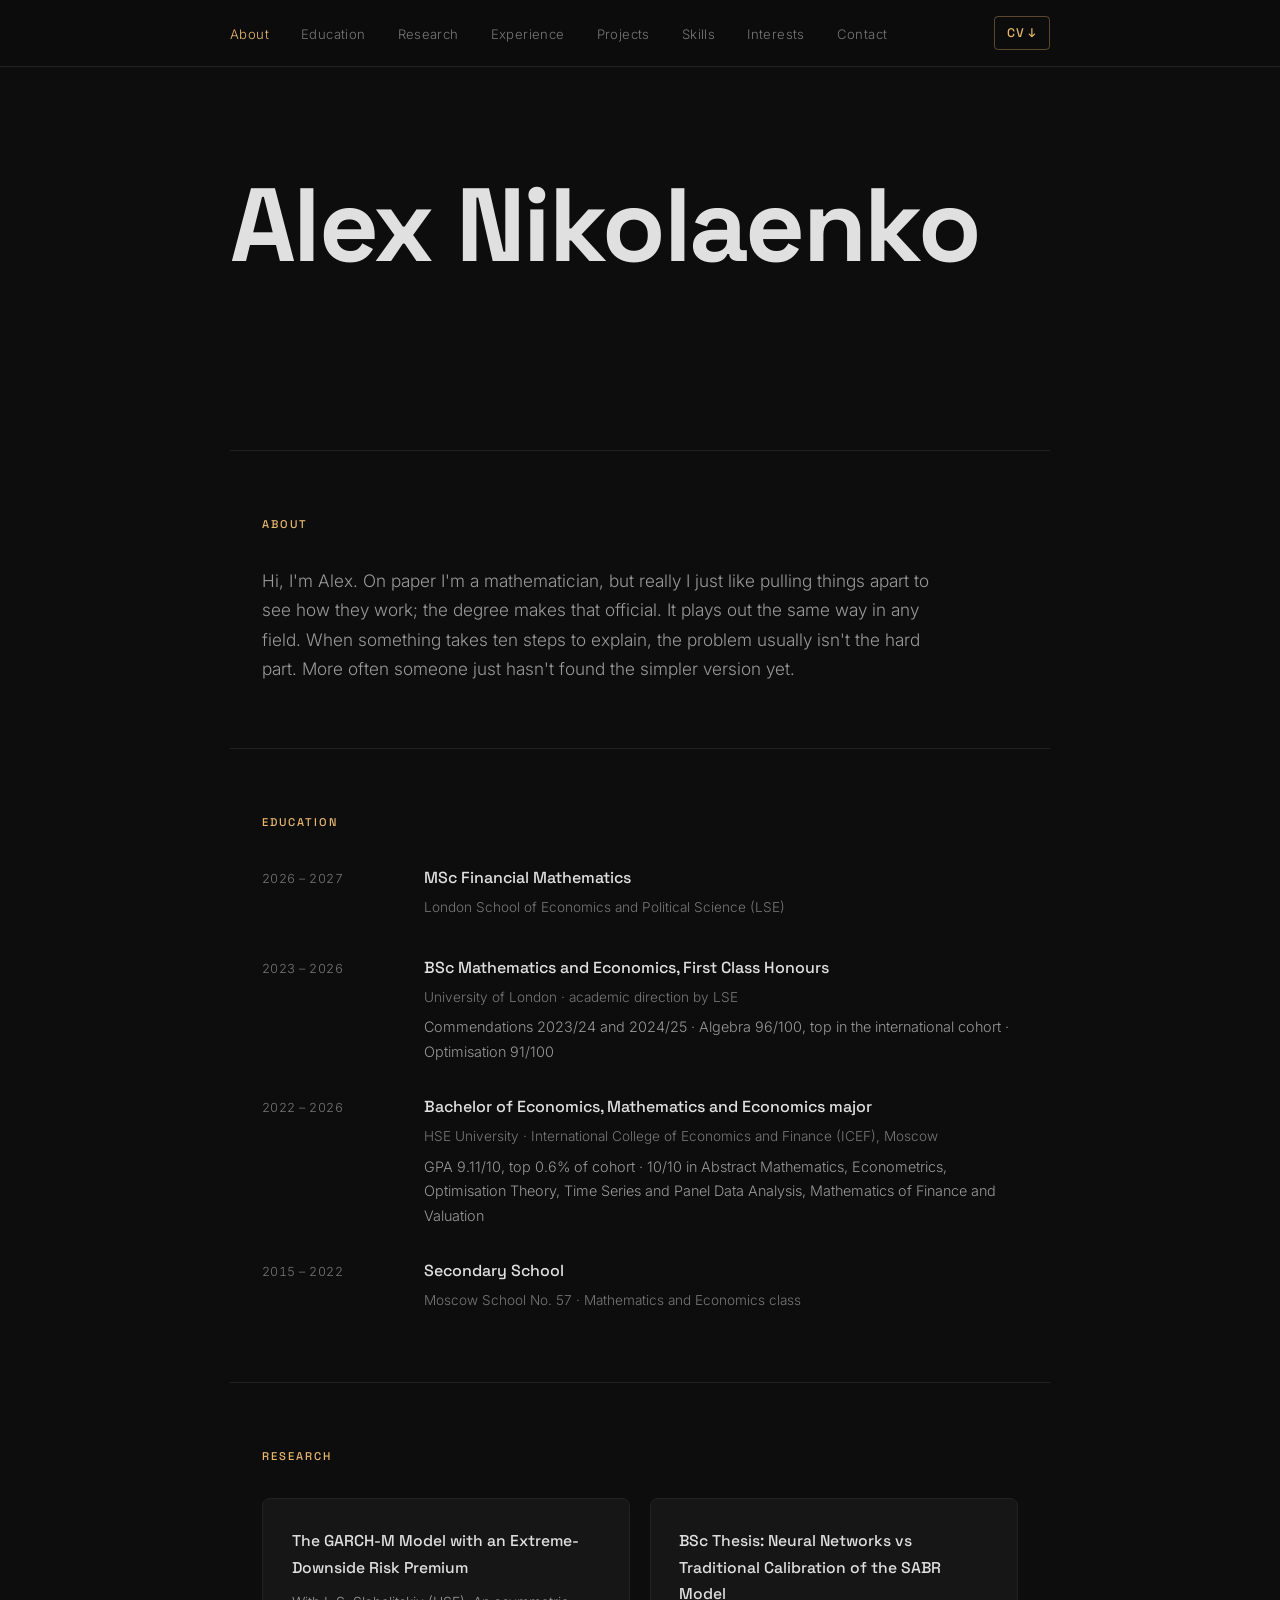
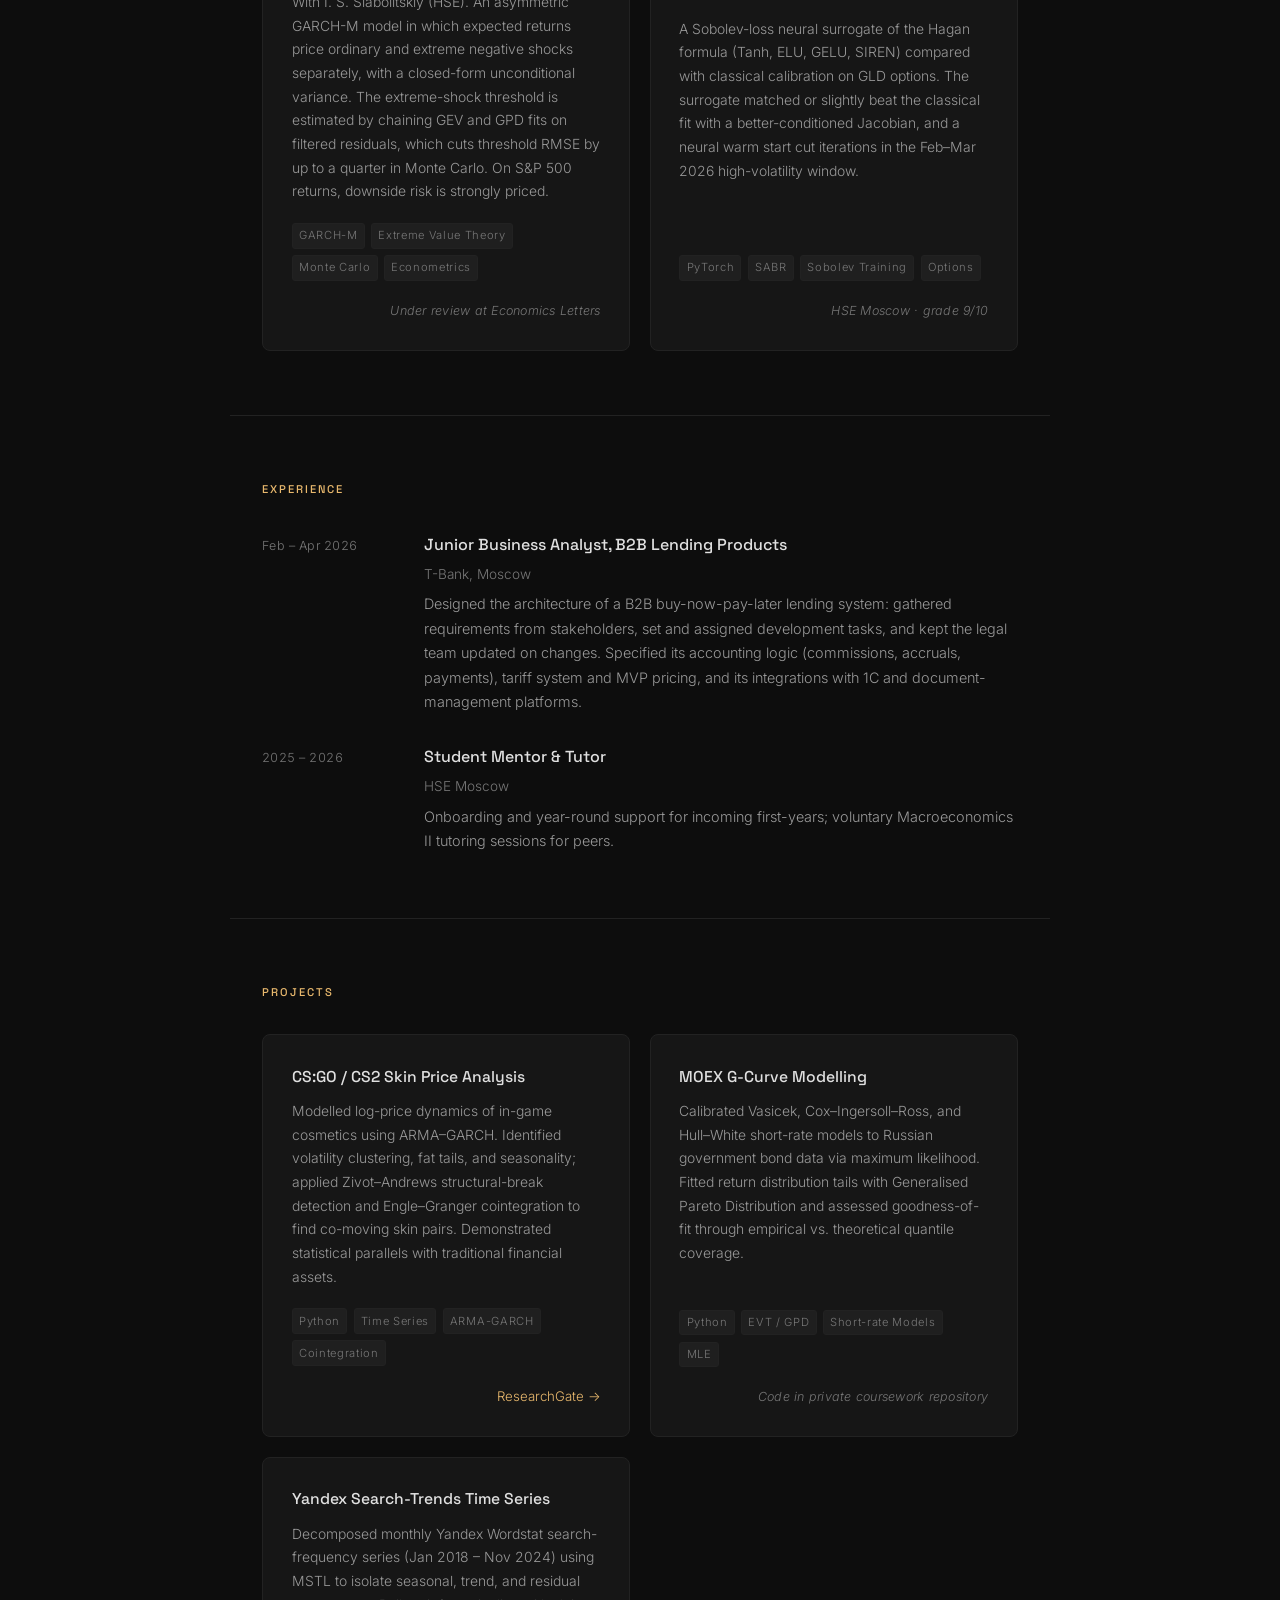
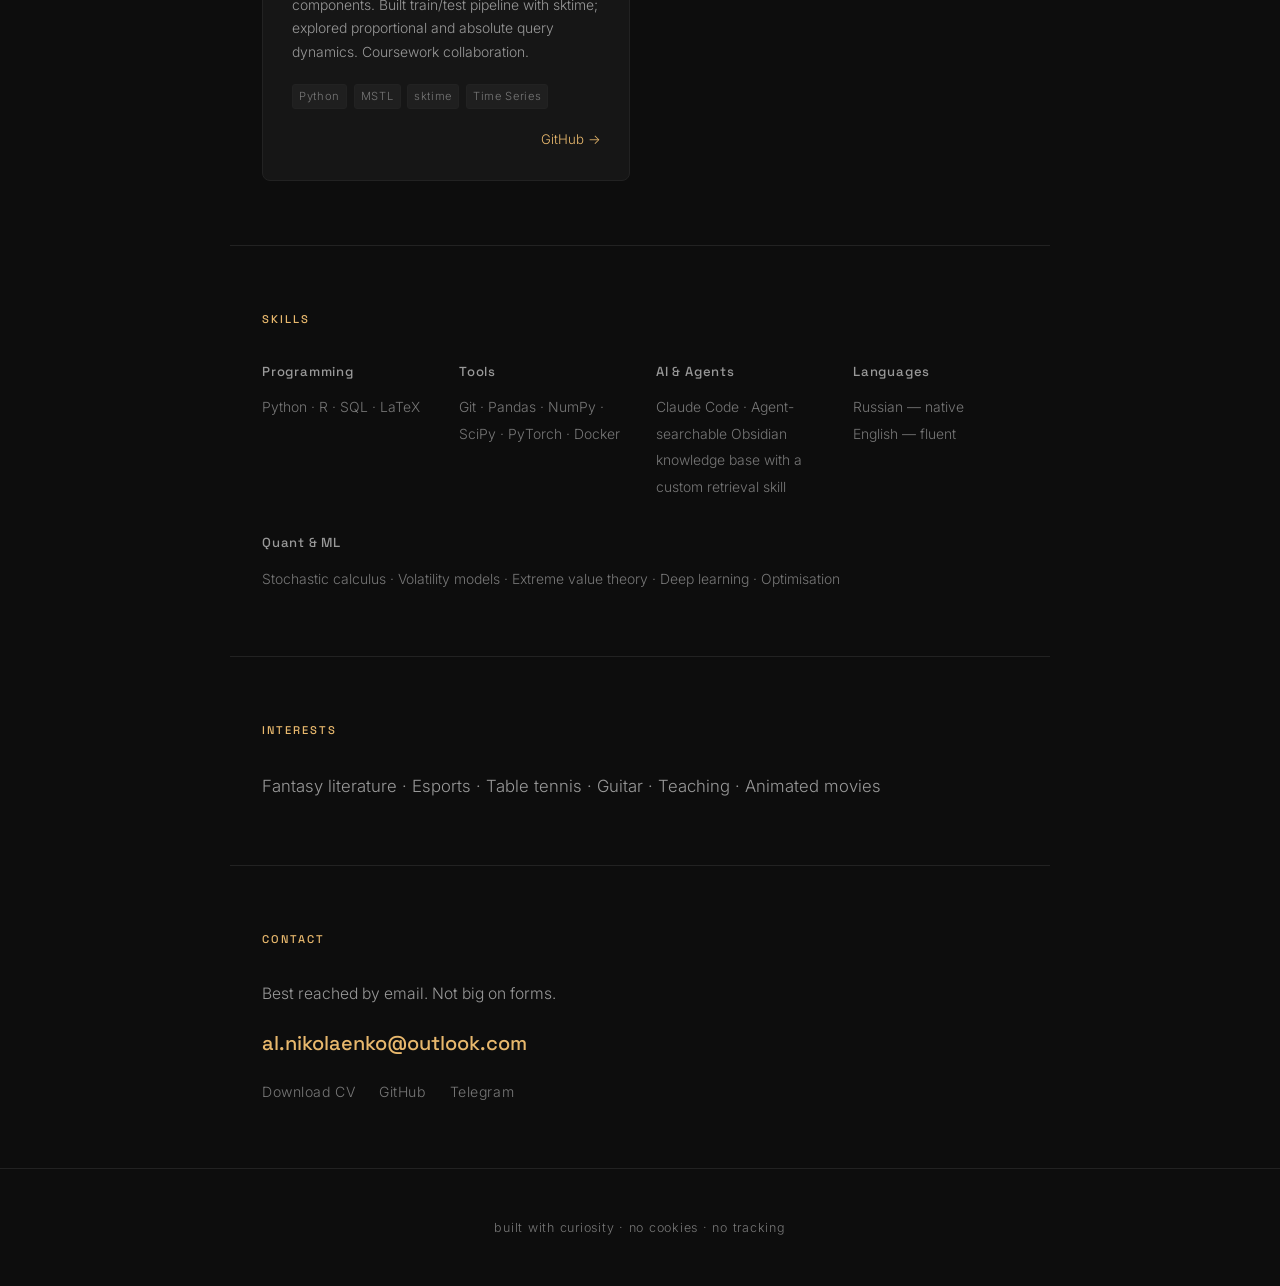
<file: index.html>
<!DOCTYPE html>
<html lang="en">
<head>
  <meta charset="UTF-8">
  <meta name="viewport" content="width=device-width, initial-scale=1.0">
  <title>Alex Nikolaenko</title>
  <meta name="description" content="Alex Nikolaenko, MSc Financial Mathematics student at LSE. First Class BSc Mathematics and Economics (University of London) and Bachelor of Economics (HSE Moscow). Quantitative research, volatility modelling, machine learning.">
  <meta name="author" content="Alex Nikolaenko">

  <meta property="og:type" content="website">
  <meta property="og:url" content="https://legard525.github.io/">
  <meta property="og:title" content="Alex Nikolaenko">
  <meta property="og:description" content="MSc Financial Mathematics at LSE. First Class BSc Mathematics and Economics (University of London), Bachelor of Economics (HSE Moscow).">
  <meta property="og:image" content="https://legard525.github.io/og.png">
  <meta property="og:image:width" content="1200">
  <meta property="og:image:height" content="630">

  <meta name="twitter:card" content="summary_large_image">
  <meta name="twitter:title" content="Alex Nikolaenko">
  <meta name="twitter:description" content="MSc Financial Mathematics at LSE. First Class BSc Mathematics and Economics (University of London), Bachelor of Economics (HSE Moscow).">
  <meta name="twitter:image" content="https://legard525.github.io/og.png">

  <link rel="icon" type="image/svg+xml" href="favicon.svg">

  <link rel="preconnect" href="https://fonts.googleapis.com">
  <link rel="preconnect" href="https://fonts.gstatic.com" crossorigin>
  <link href="https://fonts.googleapis.com/css2?family=Space+Grotesk:wght@300;400;500;600;700&family=Inter:wght@300;400;500&display=swap" rel="stylesheet">
  <link rel="stylesheet" href="style.css">
</head>
<body>

  <nav>
    <div class="nav-inner">
      <ul class="nav-links">
        <li><a href="#about">About</a></li>
        <li><a href="#education">Education</a></li>
        <li><a href="#research">Research</a></li>
        <li><a href="#experience">Experience</a></li>
        <li><a href="#projects">Projects</a></li>
        <li><a href="#skills">Skills</a></li>
        <li><a href="#interests">Interests</a></li>
        <li><a href="#contact">Contact</a></li>
      </ul>
      <a class="nav-cv" href="cv.pdf" download="AlexeyNikolaenko_CV.pdf">CV ↓</a>
    </div>
  </nav>

  <section id="hero">
    <div class="hero-content">
      <h1 class="hero-name">Alex Nikolaenko</h1>
    </div>
  </section>

  <main>

    <section id="about" class="section">
      <h2 class="section-title">About</h2>
      <div class="about-content">
        <p>Hi, I'm Alex. On paper I'm a mathematician, but really I just like pulling things apart to see how they work; the degree makes that official. It plays out the same way in any field. When something takes ten steps to explain, the problem usually isn't the hard part. More often someone just hasn't found the simpler version yet.</p>
      </div>
    </section>

    <section id="education" class="section">
      <h2 class="section-title">Education</h2>
      <div class="timeline">

        <div class="timeline-item reveal">
          <div class="timeline-date">2026 – 2027</div>
          <div class="timeline-body">
            <h3>MSc Financial Mathematics</h3>
            <p class="timeline-place">London School of Economics and Political Science (LSE)</p>
          </div>
        </div>

        <div class="timeline-item reveal">
          <div class="timeline-date">2023 – 2026</div>
          <div class="timeline-body">
            <h3>BSc Mathematics and Economics, First Class Honours</h3>
            <p class="timeline-place">University of London · academic direction by LSE</p>
            <p class="timeline-desc">Commendations 2023/24 and 2024/25 · Algebra 96/100, top in the international cohort · Optimisation 91/100</p>
          </div>
        </div>

        <div class="timeline-item reveal">
          <div class="timeline-date">2022 – 2026</div>
          <div class="timeline-body">
            <h3>Bachelor of Economics, Mathematics and Economics major</h3>
            <p class="timeline-place">HSE University · International College of Economics and Finance (ICEF), Moscow</p>
            <p class="timeline-desc">GPA 9.11/10, top 0.6% of cohort · 10/10 in Abstract Mathematics, Econometrics, Optimisation Theory, Time Series and Panel Data Analysis, Mathematics of Finance and Valuation</p>
          </div>
        </div>

        <div class="timeline-item reveal">
          <div class="timeline-date">2015 – 2022</div>
          <div class="timeline-body">
            <h3>Secondary School</h3>
            <p class="timeline-place">Moscow School No. 57 · Mathematics and Economics class</p>
          </div>
        </div>

      </div>
    </section>

    <section id="research" class="section">
      <h2 class="section-title">Research</h2>
      <div class="project-grid">

        <div class="project-card reveal">
          <h3>The GARCH-M Model with an Extreme-Downside Risk Premium</h3>
          <p>With I. S. Slabolitskiy (HSE). An asymmetric GARCH-M model in which expected returns price ordinary and extreme negative shocks separately, with a closed-form unconditional variance. The extreme-shock threshold is estimated by chaining GEV and GPD fits on filtered residuals, which cuts threshold RMSE by up to a quarter in Monte Carlo. On S&amp;P 500 returns, downside risk is strongly priced.</p>
          <div class="project-tags">
            <span>GARCH-M</span>
            <span>Extreme Value Theory</span>
            <span>Monte Carlo</span>
            <span>Econometrics</span>
          </div>
          <span class="project-note">Under review at Economics Letters</span>
        </div>

        <div class="project-card reveal">
          <h3>BSc Thesis: Neural Networks vs Traditional Calibration of the SABR Model</h3>
          <p>A Sobolev-loss neural surrogate of the Hagan formula (Tanh, ELU, GELU, SIREN) compared with classical calibration on GLD options. The surrogate matched or slightly beat the classical fit with a better-conditioned Jacobian, and a neural warm start cut iterations in the Feb–Mar 2026 high-volatility window.</p>
          <div class="project-tags">
            <span>PyTorch</span>
            <span>SABR</span>
            <span>Sobolev Training</span>
            <span>Options</span>
          </div>
          <span class="project-note">HSE Moscow · grade 9/10</span>
        </div>

      </div>
    </section>

    <section id="experience" class="section">
      <h2 class="section-title">Experience</h2>
      <div class="timeline">

        <div class="timeline-item reveal">
          <div class="timeline-date">Feb – Apr 2026</div>
          <div class="timeline-body">
            <h3>Junior Business Analyst, B2B Lending Products</h3>
            <p class="timeline-place">T-Bank, Moscow</p>
            <p class="timeline-desc">Designed the architecture of a B2B buy-now-pay-later lending system: gathered requirements from stakeholders, set and assigned development tasks, and kept the legal team updated on changes. Specified its accounting logic (commissions, accruals, payments), tariff system and MVP pricing, and its integrations with 1C and document-management platforms.</p>
          </div>
        </div>

        <div class="timeline-item reveal">
          <div class="timeline-date">2025 – 2026</div>
          <div class="timeline-body">
            <h3>Student Mentor &amp; Tutor</h3>
            <p class="timeline-place">HSE Moscow</p>
            <p class="timeline-desc">Onboarding and year-round support for incoming first-years; voluntary Macroeconomics II tutoring sessions for peers.</p>
          </div>
        </div>

      </div>
    </section>

    <section id="projects" class="section">
      <h2 class="section-title">Projects</h2>
      <div class="project-grid">

        <div class="project-card reveal">
          <h3>CS:GO / CS2 Skin Price Analysis</h3>
          <p>Modelled log-price dynamics of in-game cosmetics using ARMA–GARCH. Identified volatility clustering, fat tails, and seasonality; applied Zivot–Andrews structural-break detection and Engle–Granger cointegration to find co-moving skin pairs. Demonstrated statistical parallels with traditional financial assets.</p>
          <div class="project-tags">
            <span>Python</span>
            <span>Time Series</span>
            <span>ARMA-GARCH</span>
            <span>Cointegration</span>
          </div>
          <a href="https://www.researchgate.net/publication/399912744_Time-Series_Analysis_of_CSGOCS2_Skin_Prices_Stationarity_Breaks_and_Volatility_Forecasting" target="_blank" class="project-link">ResearchGate →</a>
        </div>

        <div class="project-card reveal">
          <h3>MOEX G-Curve Modelling</h3>
          <p>Calibrated Vasicek, Cox–Ingersoll–Ross, and Hull–White short-rate models to Russian government bond data via maximum likelihood. Fitted return distribution tails with Generalised Pareto Distribution and assessed goodness-of-fit through empirical vs. theoretical quantile coverage.</p>
          <div class="project-tags">
            <span>Python</span>
            <span>EVT / GPD</span>
            <span>Short-rate Models</span>
            <span>MLE</span>
          </div>
          <span class="project-note">Code in private coursework repository</span>
        </div>

        <div class="project-card reveal">
          <h3>Yandex Search-Trends Time Series</h3>
          <p>Decomposed monthly Yandex Wordstat search-frequency series (Jan 2018 – Nov 2024) using MSTL to isolate seasonal, trend, and residual components. Built train/test pipeline with sktime; explored proportional and absolute query dynamics. Coursework collaboration.</p>
          <div class="project-tags">
            <span>Python</span>
            <span>MSTL</span>
            <span>sktime</span>
            <span>Time Series</span>
          </div>
          <a href="https://github.com/Legard525/DataScienceProject" target="_blank" class="project-link">GitHub →</a>
        </div>

      </div>
    </section>

    <section id="skills" class="section">
      <h2 class="section-title">Skills</h2>
      <div class="skills-grid">

        <div class="skill-group reveal">
          <h3>Programming</h3>
          <p>Python · R · SQL · LaTeX</p>
        </div>

        <div class="skill-group reveal">
          <h3>Tools</h3>
          <p>Git · Pandas · NumPy · SciPy · PyTorch · Docker</p>
        </div>

        <div class="skill-group reveal">
          <h3>AI &amp; Agents</h3>
          <p>Claude Code · Agent-searchable Obsidian knowledge base with a custom retrieval skill</p>
        </div>

        <div class="skill-group reveal">
          <h3>Languages</h3>
          <p>Russian — native<br>English — fluent</p>
        </div>

        <div class="skill-group skill-wide reveal">
          <h3>Quant &amp; ML</h3>
          <p>Stochastic calculus · Volatility models · Extreme value theory · Deep learning · Optimisation</p>
        </div>

      </div>
    </section>

    <section id="interests" class="section">
      <h2 class="section-title">Interests</h2>
      <div class="interests-content reveal">
        <p>Fantasy literature · Esports · Table tennis · Guitar · Teaching · Animated movies</p>
      </div>
    </section>

    <section id="contact" class="section">
      <h2 class="section-title">Contact</h2>
      <div class="contact-content reveal">
        <p>Best reached by email. Not big on forms.</p>
        <a href="mailto:al.nikolaenko@outlook.com" class="contact-email">al.nikolaenko@outlook.com</a>
        <div class="contact-links">
          <a href="cv.pdf" download="AlexeyNikolaenko_CV.pdf">Download CV</a>
          <a href="https://github.com/Legard525" target="_blank">GitHub</a>
          <a href="https://t.me/Legard_l" target="_blank">Telegram</a>
        </div>
      </div>
    </section>

  </main>

  <footer>
    <p>built with curiosity · no cookies · no tracking</p>
  </footer>

  <script src="script.js"></script>
</body>
</html>
</file>
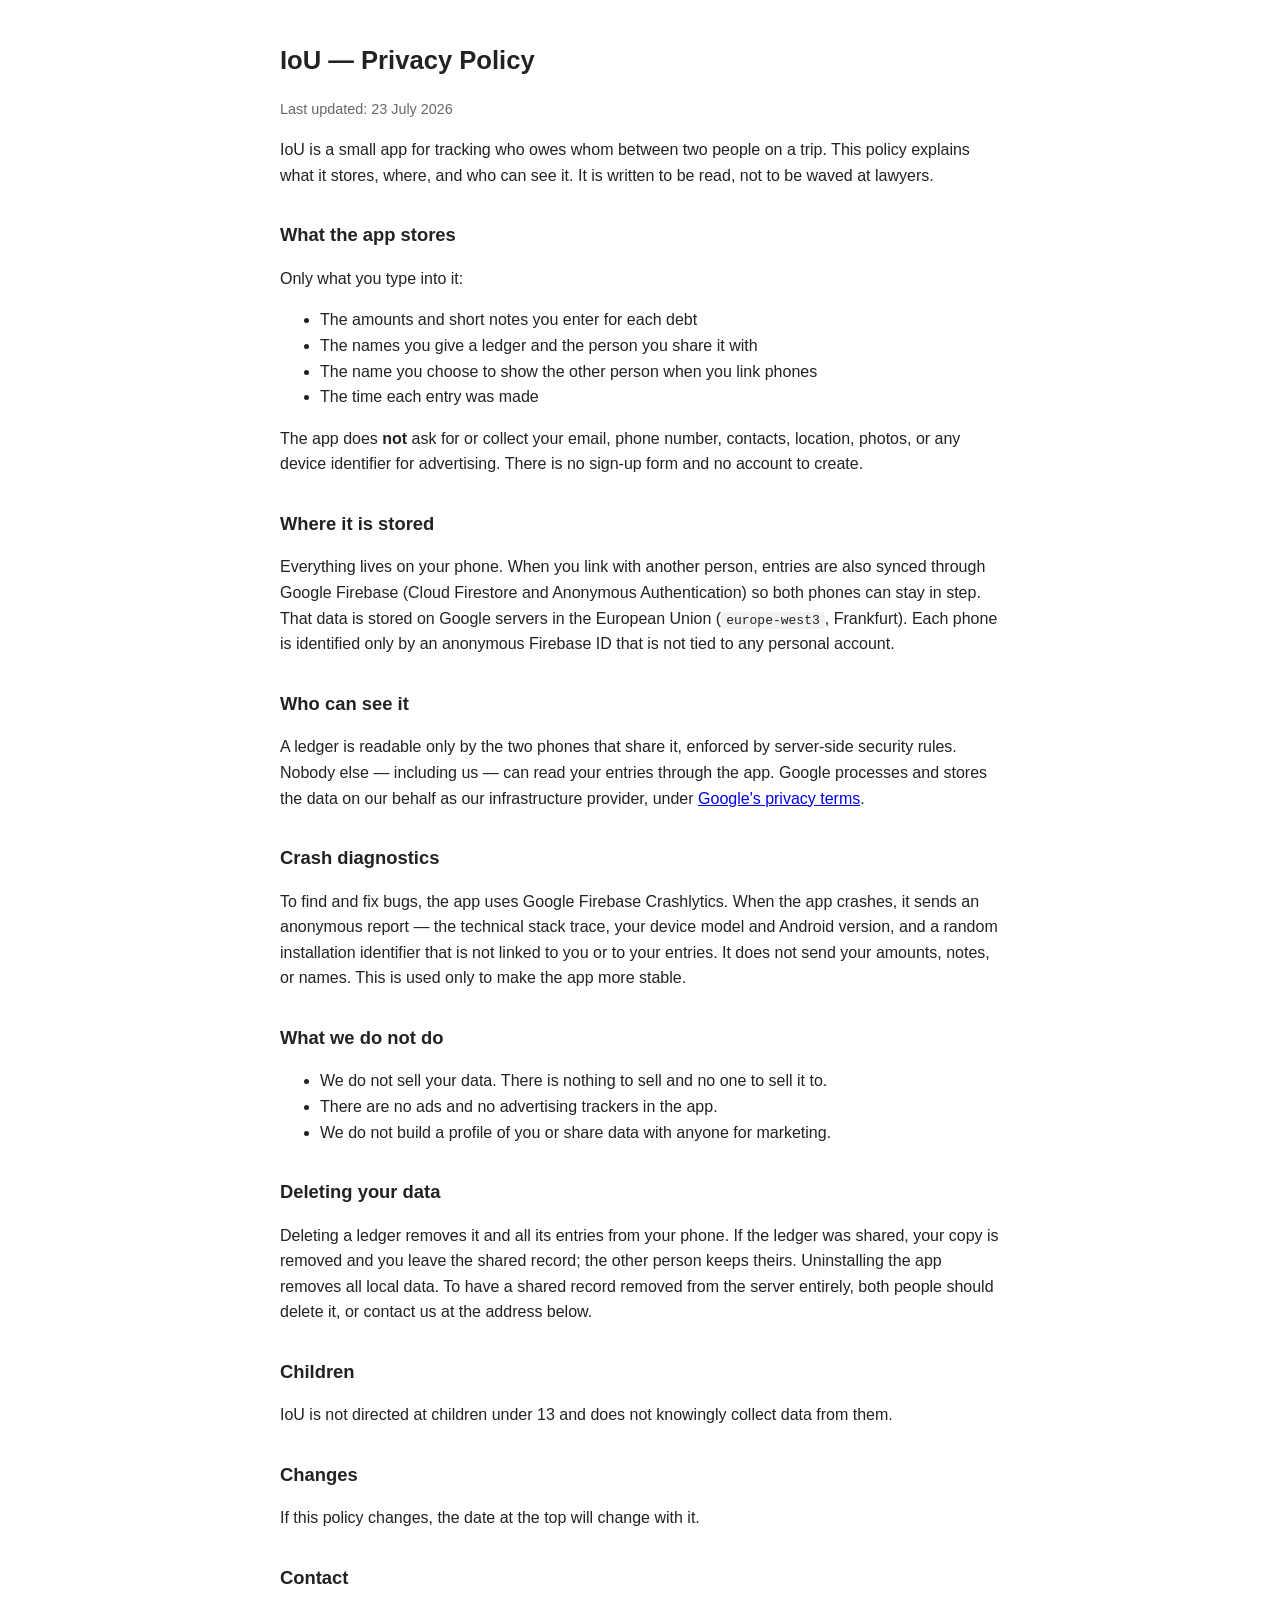
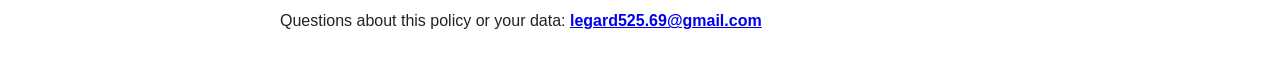
<file: iou/privacy-policy.html>
<!DOCTYPE html>
<html lang="en">
<head>
<meta charset="utf-8">
<meta name="viewport" content="width=device-width, initial-scale=1">
<title>IoU — Privacy Policy</title>
<style>
  body { font-family: -apple-system, Segoe UI, Roboto, sans-serif; line-height: 1.6;
         max-width: 720px; margin: 40px auto; padding: 0 20px; color: #222; }
  h1 { font-size: 1.6rem; } h2 { font-size: 1.15rem; margin-top: 2rem; }
  code { background: #f2f2f0; padding: 1px 5px; border-radius: 4px; }
  .meta { color: #666; font-size: 0.9rem; }
</style>
</head>
<body>
<h1>IoU — Privacy Policy</h1>
<p class="meta">Last updated: 23 July 2026</p>

<p>IoU is a small app for tracking who owes whom between two people on a trip. This
policy explains what it stores, where, and who can see it. It is written to be read, not
to be waved at lawyers.</p>

<h2>What the app stores</h2>
<p>Only what you type into it:</p>
<ul>
  <li>The amounts and short notes you enter for each debt</li>
  <li>The names you give a ledger and the person you share it with</li>
  <li>The name you choose to show the other person when you link phones</li>
  <li>The time each entry was made</li>
</ul>
<p>The app does <strong>not</strong> ask for or collect your email, phone number,
contacts, location, photos, or any device identifier for advertising. There is no
sign-up form and no account to create.</p>

<h2>Where it is stored</h2>
<p>Everything lives on your phone. When you link with another person, entries are also
synced through Google Firebase (Cloud Firestore and Anonymous Authentication) so both
phones can stay in step. That data is stored on Google servers in the European Union
(<code>europe-west3</code>, Frankfurt). Each phone is identified only by an anonymous
Firebase ID that is not tied to any personal account.</p>

<h2>Who can see it</h2>
<p>A ledger is readable only by the two phones that share it, enforced by server-side
security rules. Nobody else — including us — can read your entries through the app.
Google processes and stores the data on our behalf as our infrastructure provider,
under <a href="https://firebase.google.com/support/privacy">Google's privacy terms</a>.</p>

<h2>Crash diagnostics</h2>
<p>To find and fix bugs, the app uses Google Firebase Crashlytics. When the app crashes,
it sends an anonymous report — the technical stack trace, your device model and Android
version, and a random installation identifier that is not linked to you or to your
entries. It does not send your amounts, notes, or names. This is used only to make the
app more stable.</p>

<h2>What we do not do</h2>
<ul>
  <li>We do not sell your data. There is nothing to sell and no one to sell it to.</li>
  <li>There are no ads and no advertising trackers in the app.</li>
  <li>We do not build a profile of you or share data with anyone for marketing.</li>
</ul>

<h2>Deleting your data</h2>
<p>Deleting a ledger removes it and all its entries from your phone. If the ledger was
shared, your copy is removed and you leave the shared record; the other person keeps
theirs. Uninstalling the app removes all local data. To have a shared record removed
from the server entirely, both people should delete it, or contact us at the address
below.</p>

<h2>Children</h2>
<p>IoU is not directed at children under 13 and does not knowingly collect data from
them.</p>

<h2>Changes</h2>
<p>If this policy changes, the date at the top will change with it.</p>

<h2>Contact</h2>
<p>Questions about this policy or your data:
<strong><a href="mailto:legard525.69@gmail.com">legard525.69@gmail.com</a></strong></p>

</body>
</html>
</file>
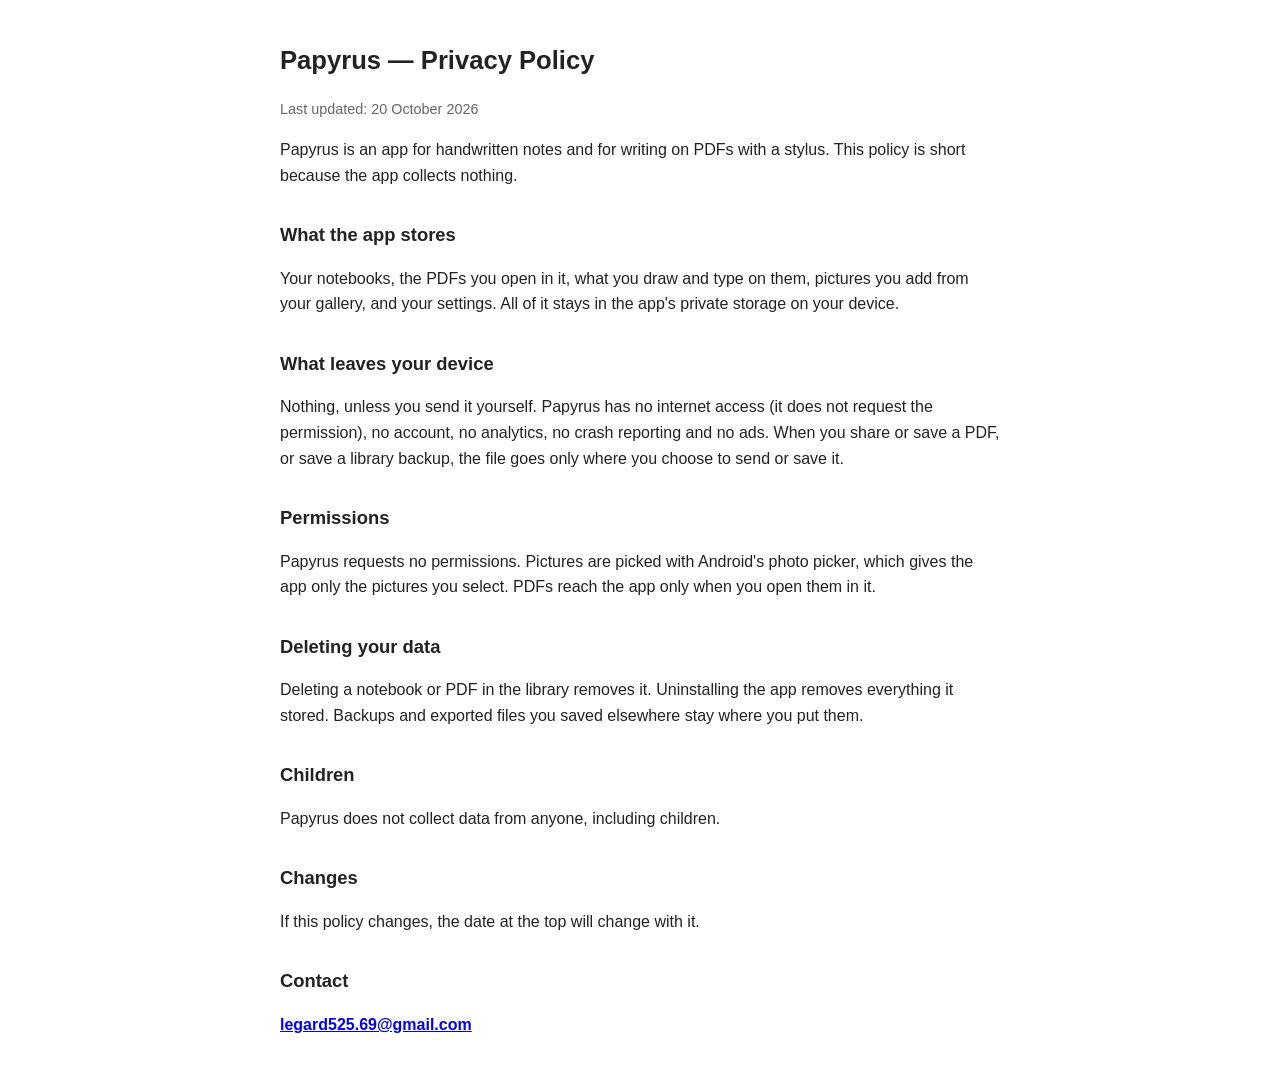
<file: papyrus/privacy-policy.html>
<!DOCTYPE html>
<html lang="en">
<head>
<meta charset="utf-8">
<meta name="viewport" content="width=device-width, initial-scale=1">
<title>Papyrus — Privacy Policy</title>
<style>
  body { font-family: -apple-system, Segoe UI, Roboto, sans-serif; line-height: 1.6;
         max-width: 720px; margin: 40px auto; padding: 0 20px; color: #222; }
  h1 { font-size: 1.6rem; } h2 { font-size: 1.15rem; margin-top: 2rem; }
  .meta { color: #666; font-size: 0.9rem; }
</style>
</head>
<body>
<h1>Papyrus — Privacy Policy</h1>
<p class="meta">Last updated: 20 October 2026</p>

<p>Papyrus is an app for handwritten notes and for writing on PDFs with a stylus. This
policy is short because the app collects nothing.</p>

<h2>What the app stores</h2>
<p>Your notebooks, the PDFs you open in it, what you draw and type on them, pictures you
add from your gallery, and your settings. All of it stays in the app's private storage
on your device.</p>

<h2>What leaves your device</h2>
<p>Nothing, unless you send it yourself. Papyrus has no internet access (it does not
request the permission), no account, no analytics, no crash reporting and no ads. When
you share or save a PDF, or save a library backup, the file goes only where you choose
to send or save it.</p>

<h2>Permissions</h2>
<p>Papyrus requests no permissions. Pictures are picked with Android's photo picker, which
gives the app only the pictures you select. PDFs reach the app only when you open them
in it.</p>

<h2>Deleting your data</h2>
<p>Deleting a notebook or PDF in the library removes it. Uninstalling the app removes
everything it stored. Backups and exported files you saved elsewhere stay where you put
them.</p>

<h2>Children</h2>
<p>Papyrus does not collect data from anyone, including children.</p>

<h2>Changes</h2>
<p>If this policy changes, the date at the top will change with it.</p>

<h2>Contact</h2>
<p><strong><a href="mailto:legard525.69@gmail.com">legard525.69@gmail.com</a></strong></p>

</body>
</html>
</file>
<file: style.css>
:root {
  --bg: #0d0d0d;
  --surface: #161616;
  --surface2: #1f1f1f;
  --accent: #e8b86d;
  --accent-dim: rgba(232, 184, 109, 0.1);
  --text: #e0e0e0;
  --text-muted: #777;
  --text-secondary: #999;
  --border: #222;
  --radius: 8px;
  --max-width: 820px;
}

* {
  margin: 0;
  padding: 0;
  box-sizing: border-box;
}

html {
  scroll-behavior: smooth;
}

body {
  background: var(--bg);
  color: var(--text);
  font-family: 'Inter', sans-serif;
  font-weight: 300;
  line-height: 1.7;
  -webkit-font-smoothing: antialiased;
}

/* ─── NAV ─── */

nav {
  position: fixed;
  top: 0;
  width: 100%;
  z-index: 100;
  padding: 1rem 2rem;
  background: rgba(13, 13, 13, 0.88);
  backdrop-filter: blur(14px);
  border-bottom: 1px solid var(--border);
}

.nav-inner {
  max-width: var(--max-width);
  margin: 0 auto;
  display: flex;
  justify-content: space-between;
  align-items: center;
}

.nav-links {
  list-style: none;
  display: flex;
  gap: 2rem;
}

.nav-links a {
  color: var(--text-muted);
  text-decoration: none;
  font-size: 0.82rem;
  letter-spacing: 0.03em;
  transition: color 0.2s;
}

.nav-links a:hover,
.nav-links a.active {
  color: var(--accent);
}

.nav-cv {
  font-family: 'Space Grotesk', sans-serif;
  font-size: 0.78rem;
  font-weight: 500;
  letter-spacing: 0.06em;
  color: var(--accent);
  text-decoration: none;
  border: 1px solid rgba(232, 184, 109, 0.35);
  padding: 0.45em 0.95em;
  border-radius: 4px;
  transition: background 0.2s, border-color 0.2s;
}

.nav-cv:hover {
  background: var(--accent-dim);
  border-color: var(--accent);
}

/* ─── HERO ─── */

#hero {
  height: 50vh;
  display: flex;
  align-items: center;
  padding: 0 2rem;
}

.hero-content {
  max-width: var(--max-width);
  margin: 0 auto;
  width: 100%;
}

.hero-name {
  font-family: 'Space Grotesk', sans-serif;
  font-size: clamp(3rem, 9vw, 6.5rem);
  font-weight: 700;
  line-height: 1.04;
  letter-spacing: -0.025em;
}

/* ─── SECTIONS ─── */

.section {
  padding: 4rem 2rem;
  max-width: var(--max-width);
  margin: 0 auto;
  border-top: 1px solid var(--border);
}

.section-title {
  font-family: 'Space Grotesk', sans-serif;
  font-size: 0.7rem;
  font-weight: 500;
  letter-spacing: 0.18em;
  text-transform: uppercase;
  color: var(--accent);
  margin-bottom: 2rem;
}

/* ─── ABOUT ─── */

.about-content p {
  font-size: 1.08rem;
  color: var(--text-secondary);
  max-width: 62ch;
  margin-bottom: 1.2rem;
}

.about-content p:last-child {
  margin-bottom: 0;
}

/* ─── TIMELINE ─── */

.timeline {
  display: flex;
  flex-direction: column;
  gap: 1.8rem;
}

.timeline-item {
  display: grid;
  grid-template-columns: 130px 1fr;
  gap: 2rem;
  align-items: start;
}

.timeline-date {
  font-size: 0.78rem;
  color: var(--text-muted);
  letter-spacing: 0.04em;
  padding-top: 0.25rem;
  font-variant-numeric: tabular-nums;
}

.timeline-body h3 {
  font-family: 'Space Grotesk', sans-serif;
  font-weight: 500;
  font-size: 1rem;
  margin-bottom: 0.3rem;
  display: flex;
  align-items: center;
  gap: 0.6rem;
  flex-wrap: wrap;
}

.timeline-place {
  color: var(--text-muted);
  font-size: 0.85rem;
  margin-bottom: 0.4rem;
}

.timeline-desc {
  color: var(--text-secondary);
  font-size: 0.9rem;
}

/* ─── PROJECTS ─── */

.project-grid {
  display: grid;
  grid-template-columns: 1fr 1fr;
  gap: 1.2rem;
}

.project-card {
  background: var(--surface);
  border: 1px solid var(--border);
  border-radius: var(--radius);
  padding: 1.8rem;
  transition: border-color 0.25s, background 0.25s;
  display: flex;
  flex-direction: column;
}

.project-card:hover {
  border-color: rgba(232, 184, 109, 0.25);
  background: var(--surface2);
}

.project-card h3 {
  font-family: 'Space Grotesk', sans-serif;
  font-weight: 500;
  font-size: 0.98rem;
  margin-bottom: 0.6rem;
}

.project-card p {
  color: var(--text-secondary);
  font-size: 0.87rem;
  margin-bottom: 1.2rem;
}

.project-tags {
  display: flex;
  gap: 0.4rem;
  flex-wrap: wrap;
  margin-bottom: 1.2rem;
  margin-top: auto;
}

.project-tags span {
  font-size: 0.7rem;
  letter-spacing: 0.06em;
  color: var(--text-muted);
  background: var(--surface2);
  border: 1px solid var(--border);
  padding: 0.2em 0.55em;
  border-radius: 3px;
}

.project-link {
  color: var(--accent);
  text-decoration: none;
  font-size: 0.83rem;
  transition: opacity 0.2s;
  align-self: flex-end;
}

.project-link:hover {
  opacity: 0.65;
}

.project-note {
  color: var(--text-muted);
  font-size: 0.78rem;
  font-style: italic;
  letter-spacing: 0.02em;
  align-self: flex-end;
}

/* ─── SKILLS ─── */

.skills-grid {
  display: grid;
  grid-template-columns: repeat(4, 1fr);
  gap: 2rem;
}

.skill-wide {
  grid-column: 1 / -1;
}

.skill-group h3 {
  font-family: 'Space Grotesk', sans-serif;
  font-weight: 500;
  font-size: 0.82rem;
  color: var(--text-secondary);
  margin-bottom: 0.7rem;
  letter-spacing: 0.06em;
}

.skill-group p {
  color: var(--text-muted);
  font-size: 0.87rem;
  line-height: 1.9;
}

/* ─── INTERESTS ─── */

.interests-content p {
  font-size: 1.05rem;
  color: var(--text-secondary);
  max-width: 62ch;
}

/* ─── CONTACT ─── */

.contact-content {
  display: flex;
  flex-direction: column;
  gap: 1.2rem;
}

.contact-content > p {
  color: var(--text-secondary);
  font-size: 0.98rem;
}

.contact-email {
  color: var(--accent);
  text-decoration: none;
  font-family: 'Space Grotesk', sans-serif;
  font-size: 1.25rem;
  font-weight: 500;
  transition: opacity 0.2s;
  display: inline-block;
}

.contact-email:hover {
  opacity: 0.65;
}

.contact-links {
  display: flex;
  gap: 1.5rem;
}

.contact-links a {
  color: var(--text-muted);
  text-decoration: none;
  font-size: 0.88rem;
  letter-spacing: 0.04em;
  transition: color 0.2s;
}

.contact-links a:hover {
  color: var(--accent);
}

/* ─── FOOTER ─── */

footer {
  text-align: center;
  padding: 3rem 2rem;
  border-top: 1px solid var(--border);
  color: var(--text-muted);
  font-size: 0.78rem;
  letter-spacing: 0.06em;
}

/* ─── REVEAL ANIMATION ─── */

.reveal {
  opacity: 0;
  transform: translateY(18px);
  transition: opacity 0.55s ease, transform 0.55s ease;
}

.reveal.visible {
  opacity: 1;
  transform: translateY(0);
}

/* ─── RESPONSIVE ─── */

@media (max-width: 640px) {
  .nav-links {
    display: none;
  }

  .timeline-item {
    grid-template-columns: 1fr;
    gap: 0.4rem;
  }

  .project-grid,
  .skills-grid {
    grid-template-columns: 1fr;
  }
}
</file>
